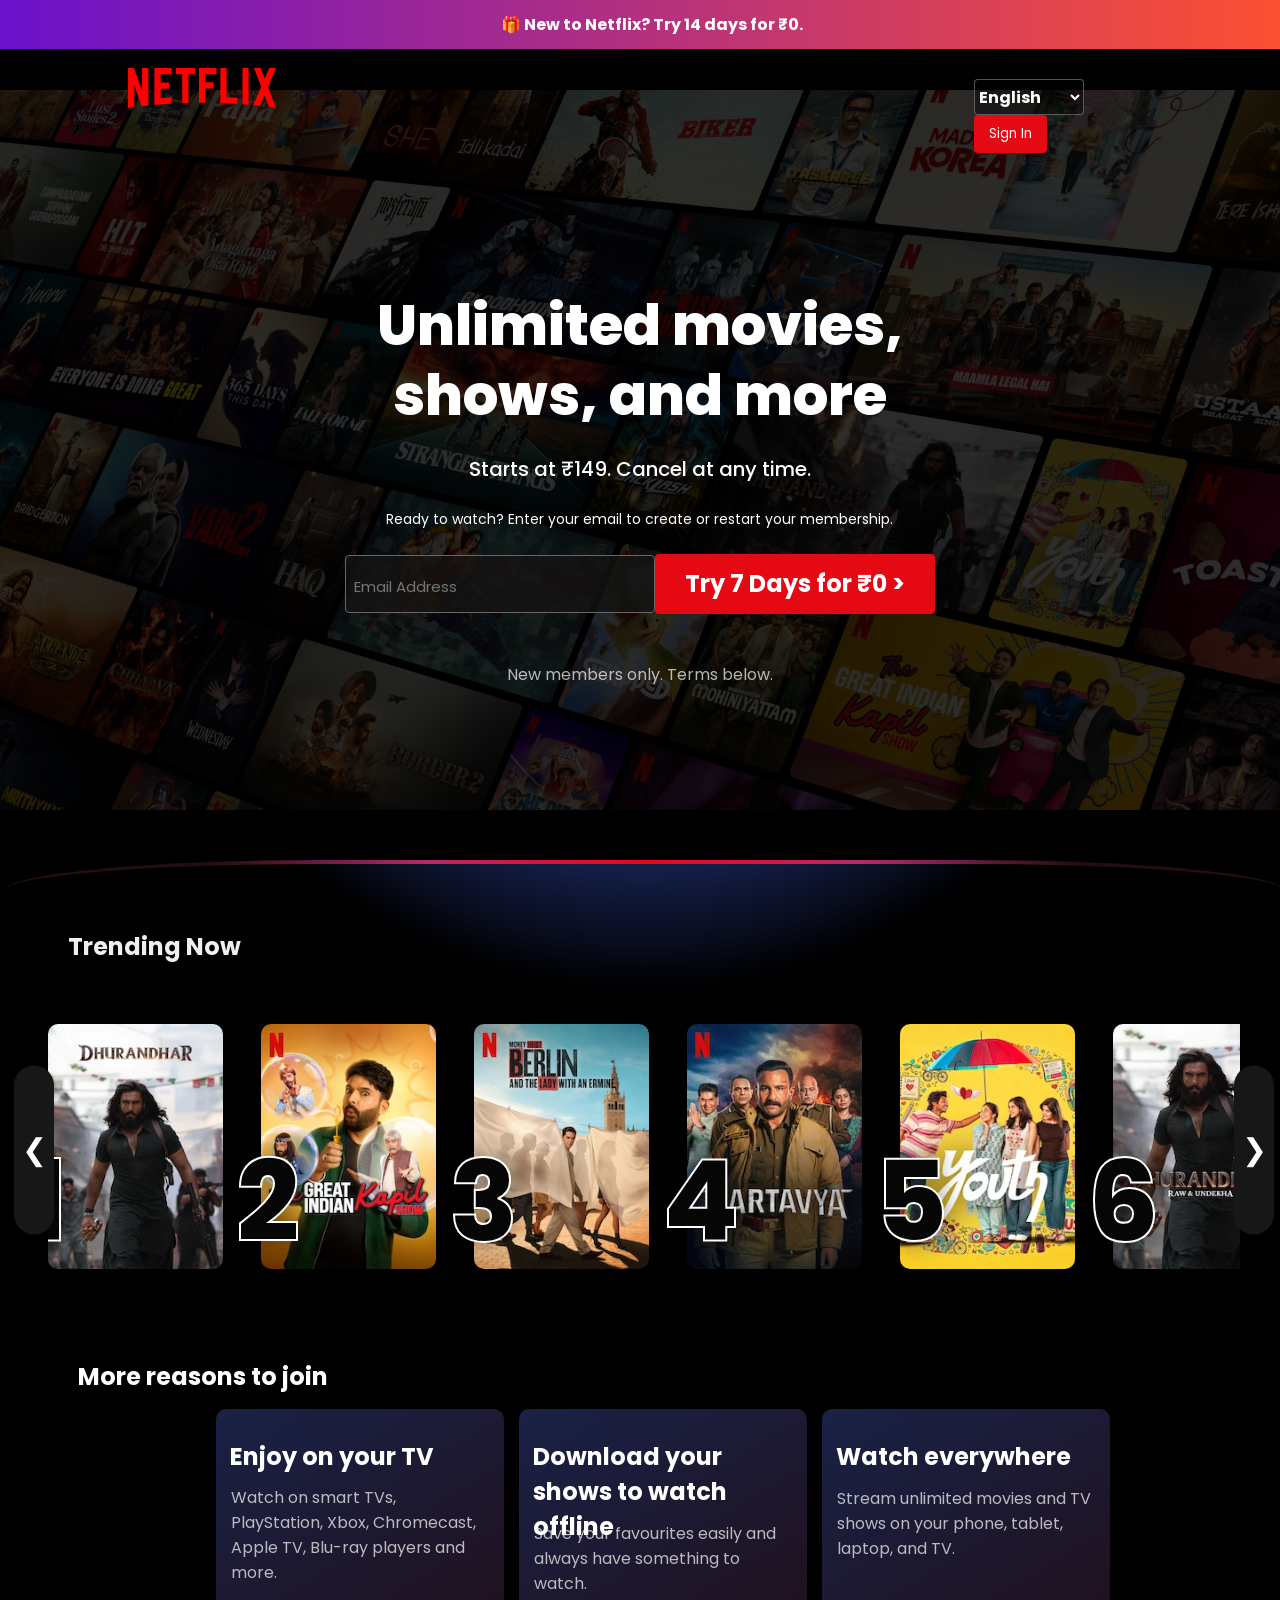
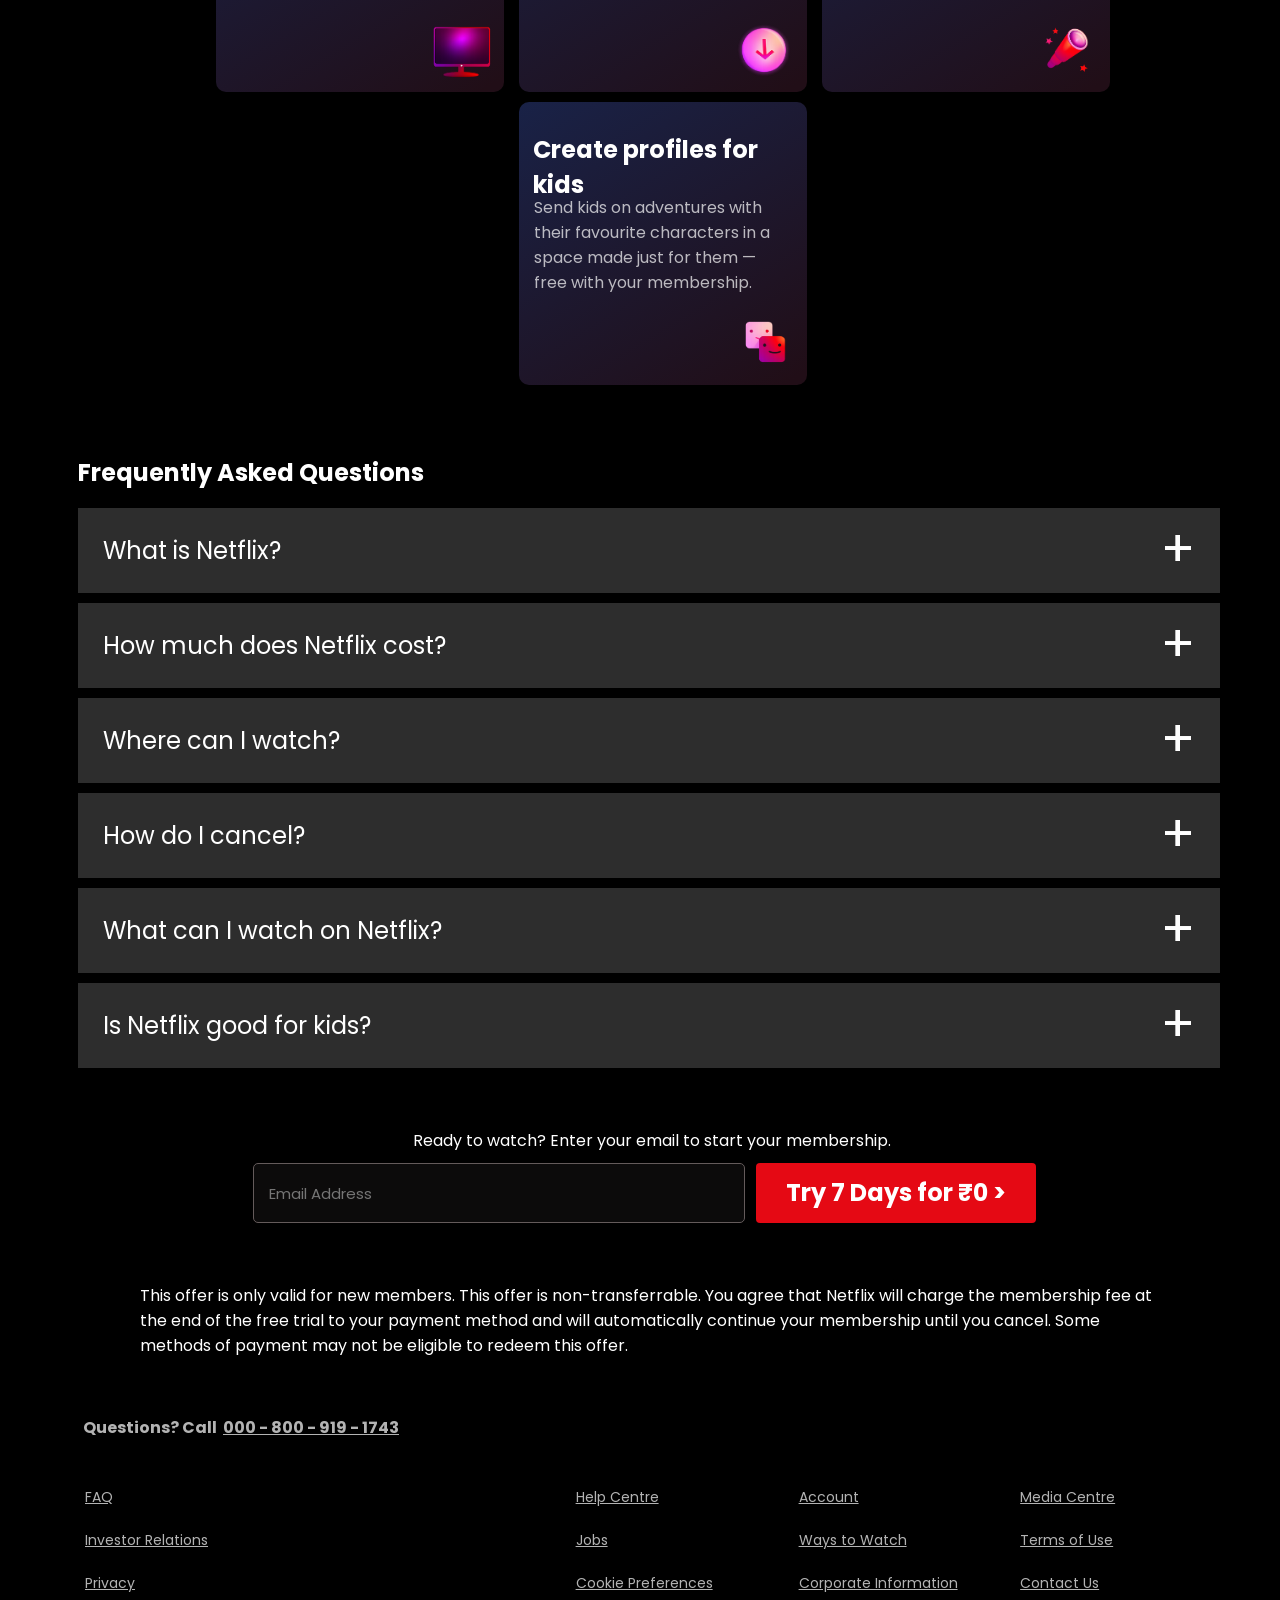
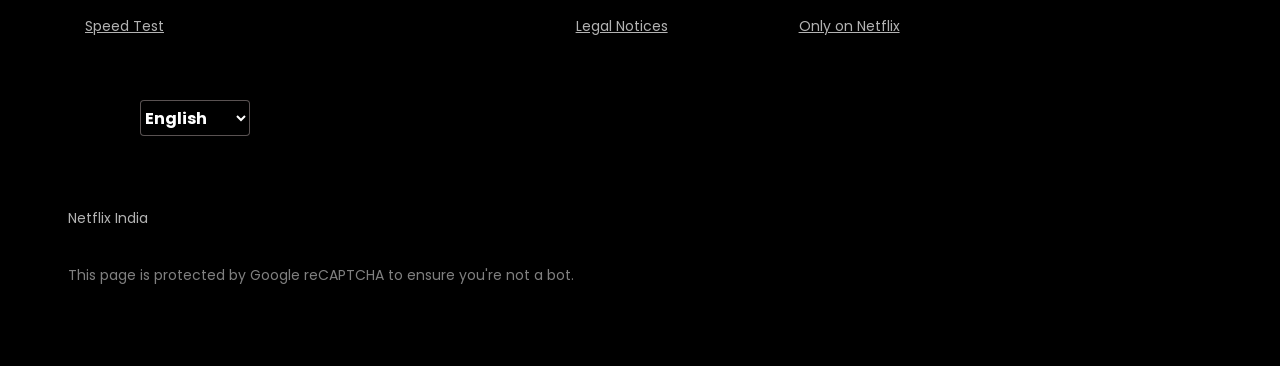
<file: index.html>
<!DOCTYPE html>
<html lang="en">

<head>
    <meta charset="UTF-8">
    <meta name="viewport" content="width=device-width, initial-scale=1.0">
    <title>Netflix India - Watch TV Shows Online, Watch Movies Online</title>
    <link rel="stylesheet" href="index.css">
</head>

<body>
    <div class="notification-bar">
        🎁 New to Netflix? Try 14 days for ₹0.
    </div>
    <div class="main">
        <nav>
            <span><img width="53" src="Assets/images/logo.svg" alt=""></span>
            <div class="nav-btns">
                <form action="" class="bottom-language" method="POST">
                    <select name="language" id="language-top" aria-label="Select language">
                        <option class="en">English</option>
                        <option class="en">Hindi</option>
                    </select>
                <button type="button" class="btn btn-red-sm">Sign In</button>
            </div>
        </nav>
        <div class="box">
        </div>
        <div class="mainbox">
            <div class="container">
                <div class="hero">
                    <span>Unlimited movies, shows, and more</span>
                    <span>Starts at ₹149. Cancel at any time.</span>
                    <span>Ready to watch? Enter your email to create or restart your membership.</span>
                    <div class="hero-btns">
                        <form action="" method="POST" class="gap-btns">
                            <input type="email" placeholder="Email Address" required>
                            <button type="submit" class="btn btn-red">Try 7 Days for ₹0 ></button><br>
                        </form>
                    </div>
                </div>
                <div class="hero-btns p">
                    <p>New members only. Terms below.</p>
                </div>
            </div>
        </div>
    </div>
    <div class="curve">
        <div class="separation"></div>

        <div class="main2">
            <div class="top10-box">
                <h2>Trending Now</h2>
            </div>
            <div class="top10-wrapper">
                <a href="#movie1" class="arrow left">&#10094;</a>

                <div class="item">
                    <div class="movie" id="movie1">
                        <span class="rank">1</span>
                        <img src="Assets/images/top1.webp" alt="">
                    </div>
                    <div class="movie" id="movie2">
                        <span class="rank">2</span>
                        <img src="Assets/images/top2.webp" alt="">
                    </div>
                    <div class="movie" id="movie3">
                        <span class="rank">3</span>
                        <img src="Assets/images/top3.webp" alt="">
                    </div>
                    <div class="movie" id="movie4">
                        <span class="rank">4</span>
                        <img src="Assets/images/top4.webp" alt="">
                    </div>
                    <div class="movie" id="movie5">
                        <span class="rank">5</span>
                        <img src="Assets/images/top5.webp" alt="">
                    </div>
                    <div class="movie" id="movie6">
                        <span class="rank">6</span>
                        <img src="Assets/images/top6.webp" alt="">
                    </div>
                    <div class="movie" id="movie7">
                        <span class="rank">7</span>
                        <img src="Assets/images/top7.webp" alt="">
                    </div>
                    <div class="movie" id="movie8">
                        <span class="rank">8</span>
                        <img src="Assets/images/top8.webp" alt="">
                    </div>
                    <div class="movie" id="movie9">
                        <span class="rank">9</span>
                        <img src="Assets/images/top9.webp" alt="">
                    </div>
                    <div class="movie" id="movie10">
                        <span class="rank">10</span>
                        <img src="Assets/images/top10.webp" alt="">
                    </div>
                </div>

                <a href="#movie10" class="arrow right">&#10095;</a>
            </div>
        </div>
        <div class="note">
            <h2>More reasons to join</h2>
            <ul class="reasons">
                <li>
                    <h2>Enjoy on your TV</h2>
                    <p>Watch on smart TVs, PlayStation, Xbox, Chromecast, Apple TV, Blu-ray players and more.</p>
                    <img src="Assets\images\pc.png" alt="">
                </li>
                <li>
                    <h2>Download your shows to watch offline</h2>
                    <p class="download-description">Save your favourites easily and always have something to watch.</p>
                    <img class="feature-icon feature-icon-arrow" src="Assets\images\arrow.png" alt="">
                </li>
                <li>
                    <h2>Watch everywhere</h2>
                    <p>Stream unlimited movies and TV shows on your phone, tablet, laptop, and TV.</p>
                    <img src="Assets\images\mic.png" alt="" width="84" height="81">
                </li>
                <li>
                    <h2>Create profiles for kids</h2>
                    <p>Send kids on adventures with their favourite characters in a space made just for them — free with
                        your membership.</p>
                    <img src="Assets\images\kid.png" alt="" width="88" height="93">
                </li>
            </ul>
        </div>
        <div class="faq">
            <h2>Frequently Asked Questions</h2>
            <div class="questions">
                <details>
                    <summary>What is Netflix?</summary>
                    <div class="answer">
                        <p>Netflix is a streaming service that offers a wide variety of award-winning TV shows, movies,
                            anime, documentaries, and more on thousands of internet-connected devices.<br><br>
                        
                        You can watch as much as you want, whenever you want, without a single ad – all for one low monthly price. There's always something new to discover, and new TV shows and movies are added every week!
                        </p>
                    </div>
                </details>
                <details>
                    <summary>How much does Netflix cost?</summary>
                    <div class="answer">
                        <p>New members can try 7 days of Netflix for ₹0. After the free trial ends, your plan will
                            automatically renew at the regular price depending on the plan you select. Plans range from
                            ₹149 to ₹649.

                            Watch Netflix on your smartphone, tablet, Smart TV, laptop or streaming device. No extra
                            costs, cancel at anytime.</p>
                    </div>
                </details>
                <details>
                    <summary>Where can I watch?</summary>
                    <div class="answer">
                        <p>Watch anywhere, anytime. Sign in with your Netflix account to watch instantly on the web at
                            netflix.com from your personal computer or on any internet-connected device that offers the
                            Netflix app, including smart TVs, smartphones, tablets, streaming media players and game
                            consoles.

                            You can also download your favourite shows with the iOS or Android app. Use downloads to
                            watch while you're on the go and without an internet connection. Take Netflix with you
                            anywhere.</p>
                    </div>
                </details>
                <details>
                    <summary>How do I cancel?</summary>
                    <div class="answer">
                        <p>Netflix is flexible. You can easily cancel your account online in two clicks. There are no
                            cancellation fees – start or stop your account anytime.</p>
                    </div>
                </details>
                <details>
                    <summary>What can I watch on Netflix?</summary>
                    <div class="answer">
                        <p>Netflix has an extensive library of feature films, documentaries, TV shows, anime,
                            award-winning Netflix originals, and more. Watch as much as you want, anytime you want.</p>
                    </div>
                </details>
                <details>
                    <summary>Is Netflix good for kids?</summary>
                    <div class="answer">
                        <p>The Netflix Kids experience is included in your membership to give parents control while kids
                            enjoy family-friendly TV shows and films in their own space.

                            Kids profiles come with PIN-protected parental controls that let you restrict the maturity
                            rating of content kids can watch and block specific titles you don’t want kids to see.</p>
                    </div>
                </details>
            </div>
        </div>
        <div class="hero2">
            <p>Ready to watch? Enter your email to start your membership.</p>
            <div class="bottom-btns">
                <form action="" method="POST" class="gap-btns">
                    <input type="email" placeholder="Email Address" required>
                    <button type="submit" class="btn btn-red">Try 7 Days for ₹0 ></button>
                </form>
            </div>
            <p class="offer-disclaimer">This offer is only valid for new members. This
                offer is non-transferrable. You agree that Netflix will charge the membership fee at the end of the free
                trial to your payment method and will automatically continue your membership until you cancel. Some
                methods of payment may not be eligible to redeem this offer.</p>
        </div>
        <table>
            <th>Questions? Call &nbsp;<a href="tel:000-800-919-1743">000 - 800 - 919 - 1743</a></th>
            <tr>
                <td><a href="#">FAQ</a></td>
                <td><a href="#">Help Centre</a></td>
                <td><a href="#">Account</a></td>
                <td><a href="#">Media Centre</a></td>
            </tr>
            <tr>
                <td><a href="#">Investor Relations</a></td>
                <td><a href="#">Jobs</a></td>
                <td><a href="#">Ways to Watch</a></td>
                <td><a href="#">Terms of Use</a></td>
            </tr>
            <tr>
                <td><a href="#">Privacy</a></td>
                <td><a href="#">Cookie Preferences</a></td>
                <td><a href="#">Corporate Information</a></td>
                <td><a href="#">Contact Us</a></td>
            </tr>
            <tr>
                <td><a href="#">Speed Test</a></td>
                <td><a href="#">Legal Notices</a></td>
                <td><a href="#">Only on Netflix</a></td>
        </table>
        <form action=""  method="POST">
                <select name="language" id="language-bottom" aria-label="Select language">
                <option class="en">English</option>
                <option class="en">Hindi</option>
            </select>
        </form>
        <p class="last-line1">
            Netflix India
        </p>
        <p class="last-line2">
            This page is protected by Google reCAPTCHA to ensure you're not a bot.
        </p>
        <p class="footer">

        </p>
    </div>
</body>
</html>
</file>
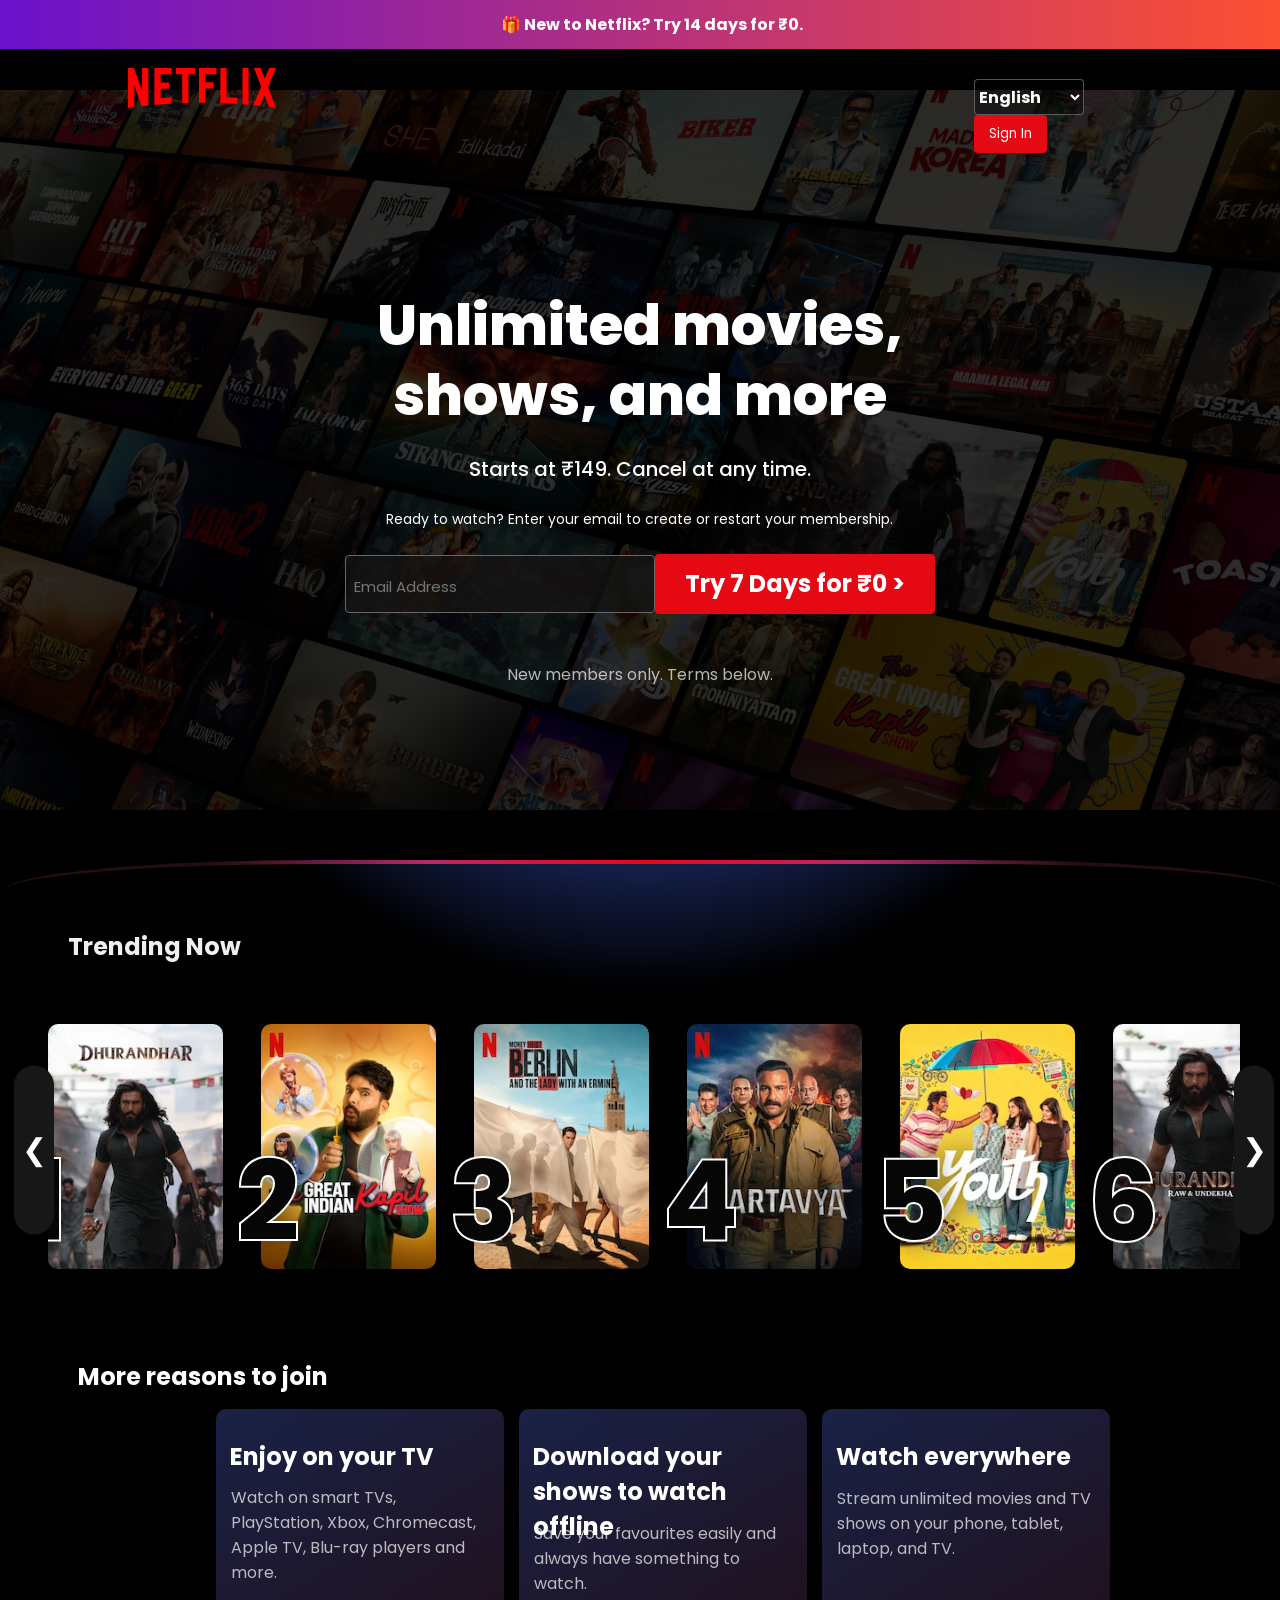
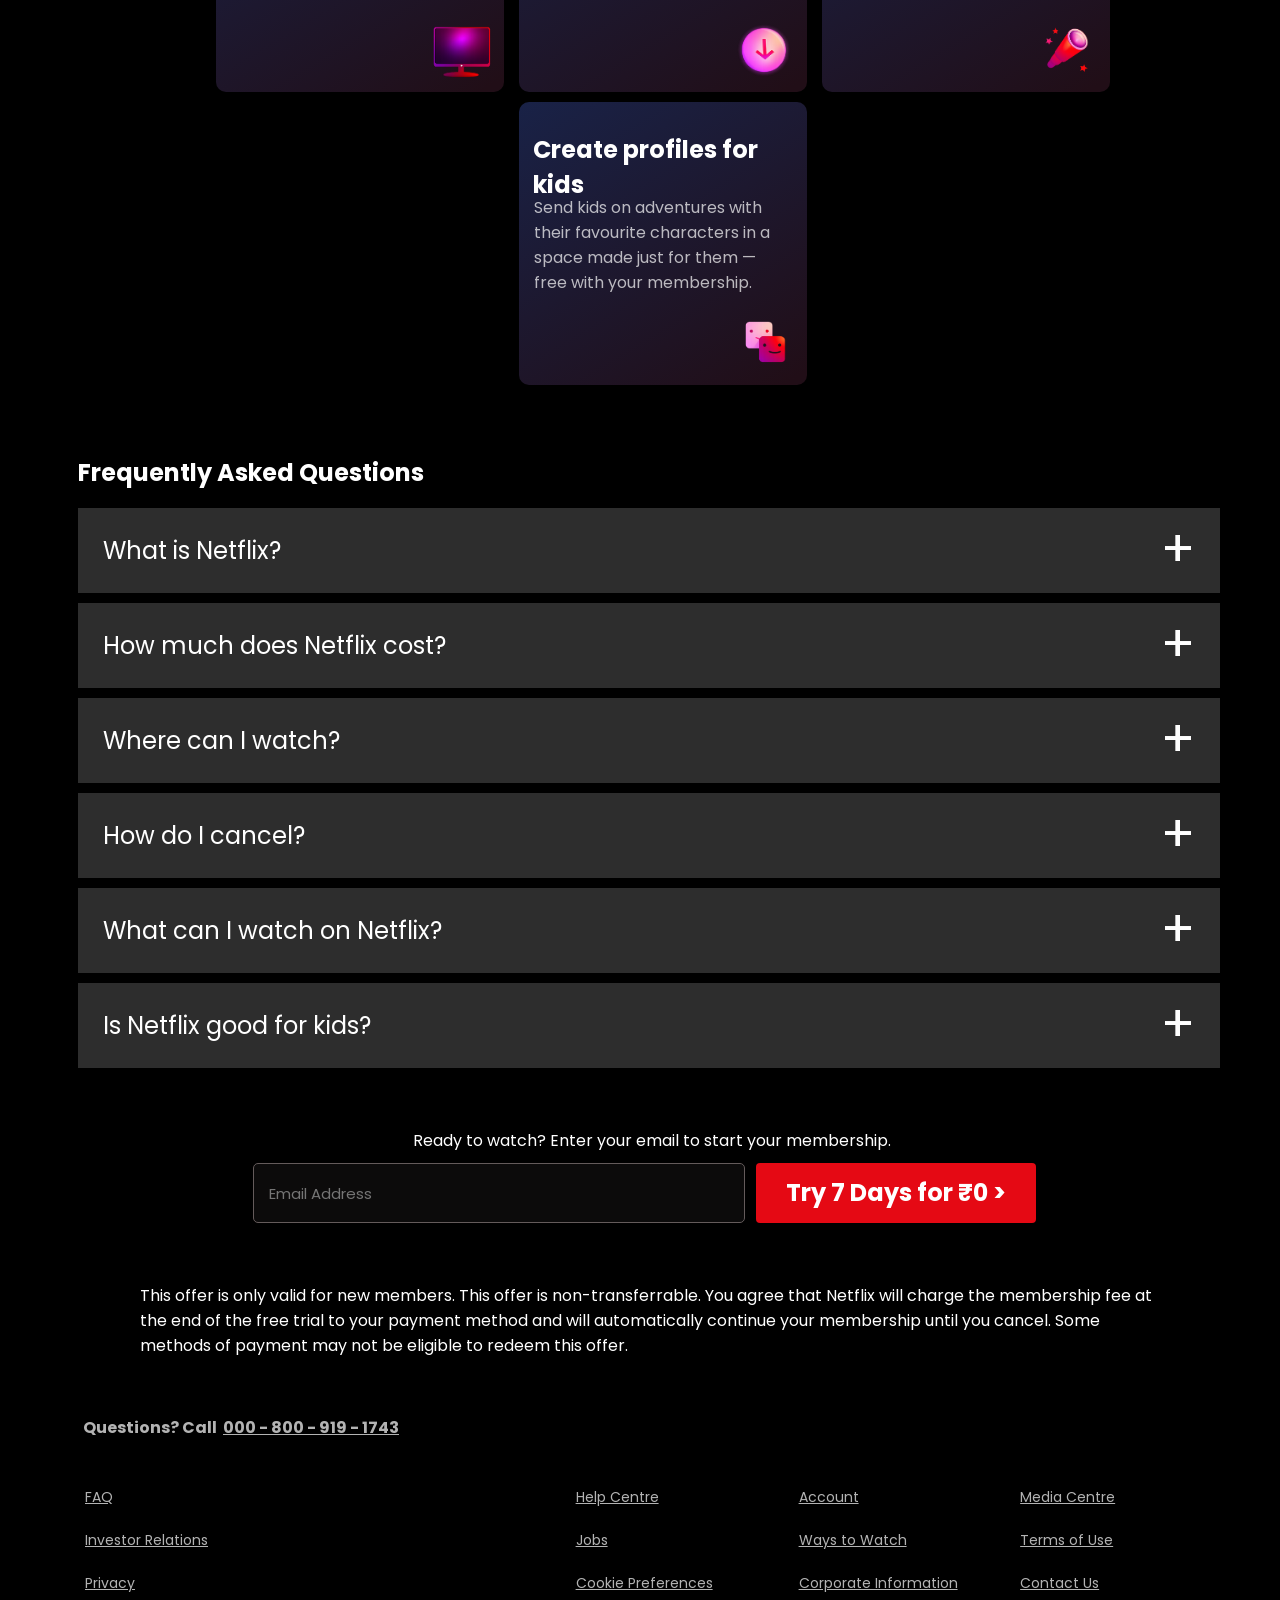
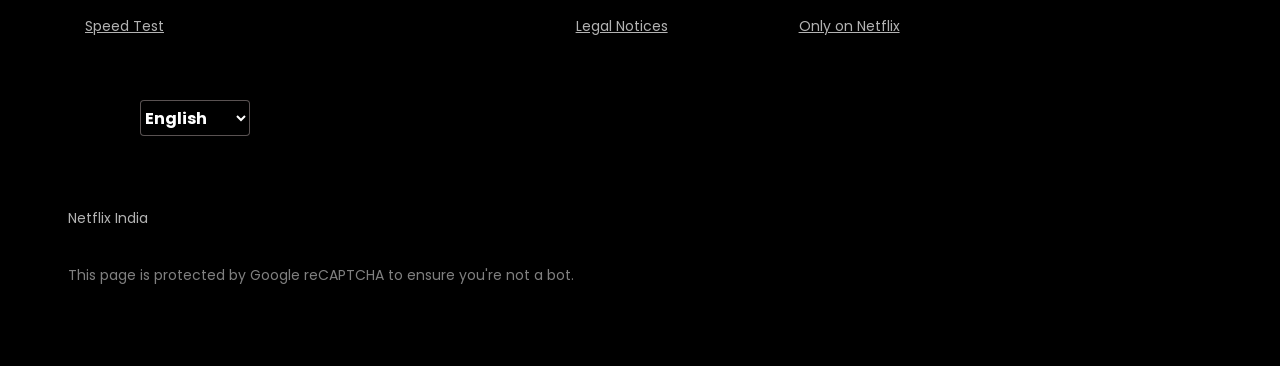
<file: Netflix.html>
<!DOCTYPE html>
<html lang="en">

<head>
    <meta charset="UTF-8">
    <meta name="viewport" content="width=device-width, initial-scale=1.0">
    <title>Netflix India - Watch TV Shows Online, Watch Movies Online</title>
    <link rel="stylesheet" href="Netflix.css">
</head>

<body>
    <div class="notification-bar">
        🎁 New to Netflix? Try 14 days for ₹0.
    </div>
    <div class="main">
        <nav>
            <span><img width="53" src="Assets/images/logo.svg" alt=""></span>
            <div class="nav-btns">
                <form action="" class="bottom-language" method="POST">
                    <select name="language" id="language-top" aria-label="Select language">
                        <option class="en">English</option>
                        <option class="en">Hindi</option>
                    </select>
                <button type="button" class="btn btn-red-sm">Sign In</button>
            </div>
        </nav>
        <div class="box">
        </div>
        <div class="mainbox">
            <div class="container">
                <div class="hero">
                    <span>Unlimited movies, shows, and more</span>
                    <span>Starts at ₹149. Cancel at any time.</span>
                    <span>Ready to watch? Enter your email to create or restart your membership.</span>
                    <div class="hero-btns">
                        <form action="" method="POST" class="gap-btns">
                            <input type="email" placeholder="Email Address" required>
                            <button type="submit" class="btn btn-red">Try 7 Days for ₹0 ></button><br>
                        </form>
                    </div>
                </div>
                <div class="hero-btns p">
                    <p>New members only. Terms below.</p>
                </div>
            </div>
        </div>
    </div>
    <div class="curve">
        <div class="separation"></div>

        <div class="main2">
            <div class="top10-box">
                <h2>Trending Now</h2>
            </div>
            <div class="top10-wrapper">
                <a href="#movie1" class="arrow left">&#10094;</a>

                <div class="item">
                    <div class="movie" id="movie1">
                        <span class="rank">1</span>
                        <img src="Assets/images/top1.webp" alt="">
                    </div>
                    <div class="movie" id="movie2">
                        <span class="rank">2</span>
                        <img src="Assets/images/top2.webp" alt="">
                    </div>
                    <div class="movie" id="movie3">
                        <span class="rank">3</span>
                        <img src="Assets/images/top3.webp" alt="">
                    </div>
                    <div class="movie" id="movie4">
                        <span class="rank">4</span>
                        <img src="Assets/images/top4.webp" alt="">
                    </div>
                    <div class="movie" id="movie5">
                        <span class="rank">5</span>
                        <img src="Assets/images/top5.webp" alt="">
                    </div>
                    <div class="movie" id="movie6">
                        <span class="rank">6</span>
                        <img src="Assets/images/top6.webp" alt="">
                    </div>
                    <div class="movie" id="movie7">
                        <span class="rank">7</span>
                        <img src="Assets/images/top7.webp" alt="">
                    </div>
                    <div class="movie" id="movie8">
                        <span class="rank">8</span>
                        <img src="Assets/images/top8.webp" alt="">
                    </div>
                    <div class="movie" id="movie9">
                        <span class="rank">9</span>
                        <img src="Assets/images/top9.webp" alt="">
                    </div>
                    <div class="movie" id="movie10">
                        <span class="rank">10</span>
                        <img src="Assets/images/top10.webp" alt="">
                    </div>
                </div>

                <a href="#movie10" class="arrow right">&#10095;</a>
            </div>
        </div>
        <div class="note">
            <h2>More reasons to join</h2>
            <ul class="reasons">
                <li>
                    <h2>Enjoy on your TV</h2>
                    <p>Watch on smart TVs, PlayStation, Xbox, Chromecast, Apple TV, Blu-ray players and more.</p>
                    <img src="Assets\images\pc.png" alt="">
                </li>
                <li>
                    <h2>Download your shows to watch offline</h2>
                    <p class="download-description">Save your favourites easily and always have something to watch.</p>
                    <img class="feature-icon feature-icon-arrow" src="Assets\images\arrow.png" alt="">
                </li>
                <li>
                    <h2>Watch everywhere</h2>
                    <p>Stream unlimited movies and TV shows on your phone, tablet, laptop, and TV.</p>
                    <img src="Assets\images\mic.png" alt="" width="84" height="81">
                </li>
                <li>
                    <h2>Create profiles for kids</h2>
                    <p>Send kids on adventures with their favourite characters in a space made just for them — free with
                        your membership.</p>
                    <img src="Assets\images\kid.png" alt="" width="88" height="93">
                </li>
            </ul>
        </div>
        <div class="faq">
            <h2>Frequently Asked Questions</h2>
            <div class="questions">
                <details>
                    <summary>What is Netflix?</summary>
                    <div class="answer">
                        <p>Netflix is a streaming service that offers a wide variety of award-winning TV shows, movies,
                            anime, documentaries, and more on thousands of internet-connected devices.<br><br>
                        
                        You can watch as much as you want, whenever you want, without a single ad – all for one low monthly price. There's always something new to discover, and new TV shows and movies are added every week!
                        </p>
                    </div>
                </details>
                <details>
                    <summary>How much does Netflix cost?</summary>
                    <div class="answer">
                        <p>New members can try 7 days of Netflix for ₹0. After the free trial ends, your plan will
                            automatically renew at the regular price depending on the plan you select. Plans range from
                            ₹149 to ₹649.

                            Watch Netflix on your smartphone, tablet, Smart TV, laptop or streaming device. No extra
                            costs, cancel at anytime.</p>
                    </div>
                </details>
                <details>
                    <summary>Where can I watch?</summary>
                    <div class="answer">
                        <p>Watch anywhere, anytime. Sign in with your Netflix account to watch instantly on the web at
                            netflix.com from your personal computer or on any internet-connected device that offers the
                            Netflix app, including smart TVs, smartphones, tablets, streaming media players and game
                            consoles.

                            You can also download your favourite shows with the iOS or Android app. Use downloads to
                            watch while you're on the go and without an internet connection. Take Netflix with you
                            anywhere.</p>
                    </div>
                </details>
                <details>
                    <summary>How do I cancel?</summary>
                    <div class="answer">
                        <p>Netflix is flexible. You can easily cancel your account online in two clicks. There are no
                            cancellation fees – start or stop your account anytime.</p>
                    </div>
                </details>
                <details>
                    <summary>What can I watch on Netflix?</summary>
                    <div class="answer">
                        <p>Netflix has an extensive library of feature films, documentaries, TV shows, anime,
                            award-winning Netflix originals, and more. Watch as much as you want, anytime you want.</p>
                    </div>
                </details>
                <details>
                    <summary>Is Netflix good for kids?</summary>
                    <div class="answer">
                        <p>The Netflix Kids experience is included in your membership to give parents control while kids
                            enjoy family-friendly TV shows and films in their own space.

                            Kids profiles come with PIN-protected parental controls that let you restrict the maturity
                            rating of content kids can watch and block specific titles you don’t want kids to see.</p>
                    </div>
                </details>
            </div>
        </div>
        <div class="hero2">
            <p>Ready to watch? Enter your email to start your membership.</p>
            <div class="bottom-btns">
                <form action="" method="POST" class="gap-btns">
                    <input type="email" placeholder="Email Address" required>
                    <button type="submit" class="btn btn-red">Try 7 Days for ₹0 ></button>
                </form>
            </div>
            <p class="offer-disclaimer">This offer is only valid for new members. This
                offer is non-transferrable. You agree that Netflix will charge the membership fee at the end of the free
                trial to your payment method and will automatically continue your membership until you cancel. Some
                methods of payment may not be eligible to redeem this offer.</p>
        </div>
        <table>
            <th>Questions? Call &nbsp;<a href="tel:000-800-919-1743">000 - 800 - 919 - 1743</a></th>
            <tr>
                <td><a href="#">FAQ</a></td>
                <td><a href="#">Help Centre</a></td>
                <td><a href="#">Account</a></td>
                <td><a href="#">Media Centre</a></td>
            </tr>
            <tr>
                <td><a href="#">Investor Relations</a></td>
                <td><a href="#">Jobs</a></td>
                <td><a href="#">Ways to Watch</a></td>
                <td><a href="#">Terms of Use</a></td>
            </tr>
            <tr>
                <td><a href="#">Privacy</a></td>
                <td><a href="#">Cookie Preferences</a></td>
                <td><a href="#">Corporate Information</a></td>
                <td><a href="#">Contact Us</a></td>
            </tr>
            <tr>
                <td><a href="#">Speed Test</a></td>
                <td><a href="#">Legal Notices</a></td>
                <td><a href="#">Only on Netflix</a></td>
        </table>
        <form action=""  method="POST">
                <select name="language" id="language-bottom" aria-label="Select language">
                <option class="en">English</option>
                <option class="en">Hindi</option>
            </select>
        </form>
        <p class="last-line1">
            Netflix India
        </p>
        <p class="last-line2">
            This page is protected by Google reCAPTCHA to ensure you're not a bot.
        </p>
        <p class="footer">

        </p>
    </div>
</body>
</html>
</file>
<file: index.css>
@import url("https://fonts.googleapis.com/css2?family=Martel+Sans:wght@600&family=Poppins:wght&display=swap");
* {
  padding: 0;
  margin: 0;
  font-family: "Poppins", sans-serif;
}
html {
  scroll-behavior: auto;
}
body {
  background-color: black;
}
.main {
  margin-top: 45px;
  background-image: url(Assets/images/bg.jpg);
  background-position: center center;
  background-repeat: no-repeat;
  background-size: max(1200px, 100vw);
  height: 90vh;
  position: relative;
  justify-content: center;
  align-items: center;
}
.main .box {
  height: 90vh;
  width: 100%;
  opacity: 0.77;
  position: absolute;
  top: 0;
  background-color: black;
}
.mainbox {
  height: 77vh;
  width: 70%;
  display: flex;
  justify-content: center;
  align-items: center;
  margin-left: auto;
  margin-right: auto;
}
/* main paragraph container */
.container {
  display: flex;
  position: relative;
  top: 30px;
  padding: 88px;
  height: 30vh;
  width: 48vw;
  flex-direction: column;
}
/* Notification Bar */
.notification-bar {
  position: fixed;
  top: 0;
  left: 0;
  width: 100%;
  z-index: 9999;
  background: linear-gradient(90deg, #6a11cb, #ff512f);
  color: white;
  text-align: center;
  padding: 12px;
  font-weight: bold;
}
/* Navigation bar */
nav {
  margin: auto;
  padding-top: 30px;
  max-width: 80vw;
  display: flex;
  flex-direction: row;
  gap: 16px;
  justify-content: space-between;
  align-items: center;
  height: 62px;
  box-sizing: border-box;
}
nav img {
  color: rgb(229, 9, 20);
  fill: currentColor;
  width: 9.25rem;
  height: 2.5rem;
  position: relative;
  z-index: 10;
}


nav button {
  position: relative;
  z-index: 10;
}
/* Main paragraph */
.hero {
  font-family: "Martel Sans", sans-serif;
  height: calc(100% - 62px);
  display: flex;
  align-items: center;
  justify-content: center;
  flex-direction: column;
  color: white;
  position: relative;
  gap: 23px;
  padding: 0 30px;
}
.hero > :nth-child(1) {
  font-weight: 800;
  font-size: 56px;
  line-height: 70px;
  text-align: center;
}
.hero > :nth-child(2) {
  font-weight: 500;
  font-size: 20px;
  text-align: center;
}
.hero > :nth-child(3) {
  font-weight: 400;
  font-size: 14px;
  line-height: 24px;
  text-align: center;
}
/* Curve */
.curve {
  position: relative;
  margin-top: 5px;
  width: 100%;
  height: 160px;
  align-items: center;
  border: solid 0.25rem transparent;
  border-top-left-radius: 25% 19%;
  border-top-right-radius: 25% 19%;
  border-bottom: none;
  background:
    radial-gradient(
      50% 500% at 50% -420%,
      rgba(64, 97, 231, 0.4) 80%,
      rgba(0, 0, 0, 0.1) 100%
    ),
    black;
  background-clip: padding-box;
}
/* Main Red Curve */
.separation {
  position: absolute;
  top: 0;
  right: 0;
  bottom: 0;
  left: 0;
  z-index: -1;
  margin-top: -0.25rem;
  border-radius: inherit;
  background: linear-gradient(
    to right,
    rgba(33, 13, 22, 1) 16%,
    rgba(184, 40, 105, 1),
    rgba(229, 9, 20, 1),
    rgba(184, 40, 105, 1),
    rgba(33, 13, 22, 1) 84%
  );
}
.separation::before {
  width: 100%;
  padding-top: 0;
  background: transparent;
  position: static;
  color: white;
}
/* Buttons */
.btn {
  padding: 9px 15px;
  background-color: rgb(20, 19, 19, 0.6);
  border: none;
  border-radius: 4px;
  color: white;
  cursor: pointer;
}
.en {
  padding: 7.5px 35px;
  border: white solid 1px;
  font-weight: bold;
  font-size: 1rem;
}
.btn-red {
  background-color: rgb(229, 9, 20);
  color: white;
  line-height: 24px;
  font-weight: bold;
  padding: 15px 15px;
  font-size: 24px;
  border-radius: 4px;
  border: none;
  width: 280px;
  height: 60px;
}
/* Main Input */
.main input {
  background-color: rgba(20, 19, 19, 0.8);
  color: white;
  padding: 19px 160px 14px 8px;
  font-size: 15px;
  border-radius: 4px;
  border: rgb(107, 101, 101) solid 1px;
  width: 140px;
}
/* Gap Buttons */
.gap-btns {
  display: flex;
  gap: 11px;
}
/* Hero Buttons */
.hero-btns {
  display: flex;
  align-items: center;
  justify-content: center;
}
.hero-btns p {
  font-size: 16px;
  color: white;
  margin-top: 105px;
  color: rgba(255, 255, 255, 0.7);
}
/* Navigation Buttons */
.nav-btns {
  display: flex;
  align-items: center;
  justify-content: center;
  gap: 10px;
}
.btn-red-sm {
  background-color: rgb(229, 9, 20);
  color: white;
}
/* language dropdown */
option {
  background-color: white;
  color: black;
  padding: 8px 10px;
}
#language-top{
  width: 110px;
  height: 36px;
  position: relative;
  z-index: 100;
  background-color: rgba(0, 0, 0, 0.4);
  color: white;
  border: #847a7aad solid 1px;
  font-weight: bold;
  font-size: 16px;
  border-radius: 4px;
}
#language-bottom{
  margin: 46px 0px 46px 136px;
  width: 110px;
  height: 36px;
  position: relative;
  z-index: 100;
  background-color: rgba(0, 0, 0, 0.4);
  color: white;
  border: #847a7aad solid 1px;
  font-weight: bold;
  font-size: 16px;
  border-radius: 4px;
}

/* Top 10 contents */
.top10-box {
  margin-left: 111px;
  position: relative;
  justify-content: center;
  align-items: center;
  gap: 20px;
  margin-top: 40px;
  padding: 25px;
}
.top10-box h2 {
  font-size: 24px;
  color: rgb(242, 238, 238);
  font-weight: 700;
  padding-bottom: 15px;
}
.top10-wrapper {
  position: relative;
  width: 100%;
}
.item {
  width: 70%;
  margin-left: 170px;
  display: flex;
  gap: 38px;
  overflow-x: auto;
  scroll-snap-type: x mandatory;
  scroll-behavior: smooth;
  padding: 20px;
}
.item::-webkit-scrollbar {
  display: none;
}
.movie {
  scroll-margin-top: 0;
  flex: 0 0 auto;
  position: relative;
  scroll-snap-align: start;
}
.rank {
  position: absolute;
  left: -20px;
  bottom: 10px;
  font-size: 6rem;
  font-weight: 800;
  color: rgb(6, 6, 6);
  -webkit-text-stroke: 2px white;
  text-shadow: 0 0 1.5rem rgba(0, 0, 0, 0.5);
  z-index: 2;
  left: -25px;
  bottom: -10px;
  font-size: 7rem;
}
.movie img {
  width: 175px;
  height: 245px;
  border-radius: 10px;
}
.arrow {
  position: absolute;
  top: 50%;
  transform: translateY(-50%);
  width: 40px;
  height: 80px;
  background: rgba(0, 0, 0, 0.6);
  color: white;
  text-decoration: none;
  font-size: 30px;
  display: flex;
  justify-content: center;
  align-items: center;
  border-radius: 8px;
  z-index: 10;
}
.left {
  height: 169px;
  background: rgb(23, 23, 23);
  left: 120px;
  border-radius: 24px;
}
.right {
  height: 169px;
  right: 196px;
  background: rgb(23 23 23);
  border-radius: 24px;
}
.arrow:hover {
  background: rgba(255, 255, 255, 0.2);
}
/* Reasons */
.reasons li img {
  position: absolute;
  display: flex;
  width: 64px;
  height: 64px;
  object-fit: cover;
  bottom: 0;
  right: 0;
  padding: 10px;
}
.note {
  margin-top: 53px;
  position: relative;
  width: 80%;
  margin-left: 125px;
}
.note h2 {
  font-size: 24px;
  color: white;
  font-weight: 700;
  padding: 10px;
}
.reasons {
    display: flex;
    justify-content: center;
    align-items: center;
    position: relative;
    width: 102%;
    margin-top: 5px;
    flex-wrap: wrap;
}
.reasons li {
  position: relative;
  display: flex;
  justify-content: start;
  align-items: start;
  gap: 10px;
  background: linear-gradient(149deg, #192247 0%, #210e17 96.86%);
  background-image: linear-gradient(
    149deg,
    rgb(25, 34, 71) 0%,
    rgb(33, 14, 23) 96.86%
  );
  flex-wrap: wrap;
  height: 283px;
  width: 288px;
  margin-left: 15px;
  border-radius: 10px;
  margin-bottom: 10px;
}
.reasons li h2 {
  margin-top: 20px;
  font-size: 24px;
  color: white;
  font-weight: 700;
  padding: 10px;
  margin-left: 4px;
}
.reasons li p {
  margin-top: -117px;
  margin-right: 15px;
  font-size: 16px;
  color: rgba(255, 255, 255, 0.7);
  padding: 10px 0 10px 15px;
}
/* FAQ */
.faq h2 {
  margin-top: 50px;
  margin-bottom: 8px;
  font-size: 24px;
  color: white;
  font-weight: 700;
  padding: 10px;
}
.faq {
  width: 80%;
  margin-left: 126px;
}
details {
  margin-left: 10px;
  background-color: #2d2d2d;
  color: white;
  margin-bottom: 10px;
  padding: 25px;
}
summary {
  cursor: pointer;
  font-size: 24px;
  font-weight: 400px;
  list-style: none;
}
summary::-webkit-details-marker {
  display: none;
}
summary::after {
  content: "+";
  float: right;
  font-size: 50px;
  margin-top: -20px;
  transform: 0.3s cubic-bezier(0, 0, 0.34, 0.73);
}
details[open] summary::after {
  content: "x";
}
.answer {
  margin-top: 10px;
  font-size: 24px;
  color: rgba(255, 255, 255, 0.7);
  line-height: 1.6;
}
/* Bottom Buttons */
.bottom-btns {
  width: 80%;
  margin: auto;
  justify-content: center;
  display: flex;
}
.gap-btn {
  display: flex;
  gap: 11px;
}
.hero2 p {
  width: 80%;
  margin-left: 126px;
  display: flex;
  margin-top: 50px;
  font-size: 16px;
  color: white;
  padding: 10px;
  justify-content: center;
}
.bottom-btns form input {
  width: 460px;
  padding: 9px 15px;
  background-color: rgb(20, 19, 19, 0.6);
  border: 1px solid rgb(100, 91, 91);
  border-radius: 5px;
  color: white;
  font-size: 15px;
  cursor: pointer;
}
/* bottom content */
table {
  display: flex;
  padding: 5px;
  width: 80%;
  margin-left: 126px;
  margin-top: 20px;
  color: rgba(255, 255, 255, 0.7);
}
table th {
  display: flex;
  width: 470px;
  padding: 20px 10px 30px 8px;
  height: 30px;
}
table a {
  color: rgba(255, 255, 255, 0.7);
}
table td {
  width: 470px;
  padding: 10px;
  font-size: 14px;
}
.bottom-language {
  width: 80%;
  margin-left: 140px;
  margin-top: 50px;
}
/* last 2 lines */
.last-line1 {
  width: 80%;
  margin-left: 126px;
  display: flex;
  margin-top: 16px;
  color: rgba(255, 255, 255, 0.7);
  font-size: 14px;
  padding: 10px;
}
.last-line2 {
  width: 80%;
  margin-left: 126px;
  display: flex;
  margin-top: 16px;
  font-size: 14px;
  color: rgba(255, 255, 255, 0.5);
  padding: 10px;
}
/* Footer blank */
.footer {
  height: 70px;
  background-color: black;
  display: flex;
  align-items: center;
}

/* ===== NETFLIX STYLE RESPONSIVE ===== */

@media (max-width: 1280px) {

  .top10-box,
  .note,
  .faq,
  table,
  .bottom-language,
  .last-line1,
  .last-line2 {
    width: 90%;
    margin-left: auto;
    margin-right: auto;
  }

  .item {
    width: 90%;
    margin-left: auto;
    margin-right: auto;
  }

  .left {
    left: 10px;
  }

  .right {
    right: 10px;
  }
}

@media (max-width: 960px) {

  .main {
    height: auto;
    min-height: 700px;
  }

  .mainbox {
    width: 100%;
    height: auto;
  }

  .container {
    width: 100%;
    padding: 20px;
    height: auto;
  }

  .hero > :nth-child(1) {
    font-size: 40px;
    line-height: 50px;
  }

  .hero > :nth-child(2) {
    font-size: 18px;
  }

  .hero > :nth-child(3) {
    font-size: 16px;
  }

  .item {
    width: 95%;
    margin-left: auto;
    margin-right: auto;
    gap: 20px;
  }

  .movie img {
    width: 140px;
    height: 200px;
  }

  .rank {
    font-size: 5rem;
  }

  .reasons {
    flex-wrap: wrap;
    gap: 15px;
  }

  .reasons li {
    width: calc(50% - 15px);
    margin: 0;
  }

  .bottom-btns form input {
    width: 100%;
  }

  .hero2 p {
    width: 90%;
    margin-left: auto;
    margin-right: auto;
  }

  .left,
  .right {
    display: none;
  }
}

@media (max-width: 600px) {

  nav {
    max-width: 95vw;
    padding-top: 20px;
  }

  .hero {
    gap: 16px;
  }

  .hero > :nth-child(1) {
    font-size: 32px;
    line-height: 38px;
    max-width: 500px;
  }

  .hero > :nth-child(2) {
    font-size: 16px;
  }

  .hero > :nth-child(3) {
    font-size: 15px;
  }

  .gap-btns {
    width: 100%;
    flex-direction: column;
  }

  .main input,
  .bottom-btns form input {
    width: 100%;
    max-width: 100%;
    padding: 16px;
  }

  .btn-red {
    width: 100%;
    height: auto;
    font-size: 18px;
    padding: 14px;
  }

  .reasons {
    flex-direction: column;
  }

  .reasons li {
    width: 100%;
    height: auto;
    min-height: 220px;
  }

  .movie img {
    width: 110px;
    height: 155px;
  }

  .rank {
    font-size: 4rem;
    left: -15px;
  }

  .faq {
    width: 95%;
  }

  summary {
    font-size: 18px;
  }

  .answer {
    font-size: 16px;
  }

  table {
    display: block;
    overflow-x: auto;
    width: 95%;
  }

  table th,
  table td {
    width: auto;
    min-width: 180px;
  }
}

@media (max-width: 400px) {

  .hero > :nth-child(1) {
    font-size: 28px;
    line-height: 34px;
  }

  nav img {
    width: 90px;
  }

  #language {
    width: 80px;
    font-size: 13px;
  }

  .btn-red-sm {
    padding: 8px 12px;
  }

  .movie img {
    width: 95px;
    height: 140px;
  }
}
</file>
<file: Netflix.css>
@import url("https://fonts.googleapis.com/css2?family=Martel+Sans:wght@600&family=Poppins:wght&display=swap");
* {
  padding: 0;
  margin: 0;
  font-family: "Poppins", sans-serif;
}
html {
  scroll-behavior: auto;
}
body {
  background-color: black;
}
.main {
  margin-top: 45px;
  background-image: url(Assets/images/bg.jpg);
  background-position: center center;
  background-repeat: no-repeat;
  background-size: max(1200px, 100vw);
  height: 90vh;
  position: relative;
  justify-content: center;
  align-items: center;
}
.main .box {
  height: 90vh;
  width: 100%;
  opacity: 0.77;
  position: absolute;
  top: 0;
  background-color: black;
}
.mainbox {
  height: 77vh;
  width: 70%;
  display: flex;
  justify-content: center;
  align-items: center;
  margin-left: auto;
  margin-right: auto;
}
/* main paragraph container */
.container {
  display: flex;
  position: relative;
  top: 30px;
  padding: 88px;
  height: 30vh;
  width: 48vw;
  flex-direction: column;
}
/* Notification Bar */
.notification-bar {
  position: fixed;
  top: 0;
  left: 0;
  width: 100%;
  z-index: 9999;
  background: linear-gradient(90deg, #6a11cb, #ff512f);
  color: white;
  text-align: center;
  padding: 12px;
  font-weight: bold;
}
/* Navigation bar */
nav {
  margin: auto;
  padding-top: 30px;
  max-width: 80vw;
  display: flex;
  flex-direction: row;
  gap: 16px;
  justify-content: space-between;
  align-items: center;
  height: 62px;
  box-sizing: border-box;
}
nav img {
  color: rgb(229, 9, 20);
  fill: currentColor;
  width: 9.25rem;
  height: 2.5rem;
  position: relative;
  z-index: 10;
}


nav button {
  position: relative;
  z-index: 10;
}
/* Main paragraph */
.hero {
  font-family: "Martel Sans", sans-serif;
  height: calc(100% - 62px);
  display: flex;
  align-items: center;
  justify-content: center;
  flex-direction: column;
  color: white;
  position: relative;
  gap: 23px;
  padding: 0 30px;
}
.hero > :nth-child(1) {
  font-weight: 800;
  font-size: 56px;
  line-height: 70px;
  text-align: center;
}
.hero > :nth-child(2) {
  font-weight: 500;
  font-size: 20px;
  text-align: center;
}
.hero > :nth-child(3) {
  font-weight: 400;
  font-size: 14px;
  line-height: 24px;
  text-align: center;
}
/* Curve */
.curve {
  position: relative;
  margin-top: 5px;
  width: 100%;
  height: 160px;
  align-items: center;
  border: solid 0.25rem transparent;
  border-top-left-radius: 25% 19%;
  border-top-right-radius: 25% 19%;
  border-bottom: none;
  background:
    radial-gradient(
      50% 500% at 50% -420%,
      rgba(64, 97, 231, 0.4) 80%,
      rgba(0, 0, 0, 0.1) 100%
    ),
    black;
  background-clip: padding-box;
}
/* Main Red Curve */
.separation {
  position: absolute;
  top: 0;
  right: 0;
  bottom: 0;
  left: 0;
  z-index: -1;
  margin-top: -0.25rem;
  border-radius: inherit;
  background: linear-gradient(
    to right,
    rgba(33, 13, 22, 1) 16%,
    rgba(184, 40, 105, 1),
    rgba(229, 9, 20, 1),
    rgba(184, 40, 105, 1),
    rgba(33, 13, 22, 1) 84%
  );
}
.separation::before {
  width: 100%;
  padding-top: 0;
  background: transparent;
  position: static;
  color: white;
}
/* Buttons */
.btn {
  padding: 9px 15px;
  background-color: rgb(20, 19, 19, 0.6);
  border: none;
  border-radius: 4px;
  color: white;
  cursor: pointer;
}
.en {
  padding: 7.5px 35px;
  border: white solid 1px;
  font-weight: bold;
  font-size: 1rem;
}
.btn-red {
  background-color: rgb(229, 9, 20);
  color: white;
  line-height: 24px;
  font-weight: bold;
  padding: 15px 15px;
  font-size: 24px;
  border-radius: 4px;
  border: none;
  width: 280px;
  height: 60px;
}
/* Main Input */
.main input {
  background-color: rgba(20, 19, 19, 0.8);
  color: white;
  padding: 19px 160px 14px 8px;
  font-size: 15px;
  border-radius: 4px;
  border: rgb(107, 101, 101) solid 1px;
  width: 140px;
}
/* Gap Buttons */
.gap-btns {
  display: flex;
  gap: 11px;
}
/* Hero Buttons */
.hero-btns {
  display: flex;
  align-items: center;
  justify-content: center;
}
.hero-btns p {
  font-size: 16px;
  color: white;
  margin-top: 105px;
  color: rgba(255, 255, 255, 0.7);
}
/* Navigation Buttons */
.nav-btns {
  display: flex;
  align-items: center;
  justify-content: center;
  gap: 10px;
}
.btn-red-sm {
  background-color: rgb(229, 9, 20);
  color: white;
}
/* language dropdown */
option {
  background-color: white;
  color: black;
  padding: 8px 10px;
}
#language-top{
  width: 110px;
  height: 36px;
  position: relative;
  z-index: 100;
  background-color: rgba(0, 0, 0, 0.4);
  color: white;
  border: #847a7aad solid 1px;
  font-weight: bold;
  font-size: 16px;
  border-radius: 4px;
}
#language-bottom{
  margin: 46px 0px 46px 136px;
  width: 110px;
  height: 36px;
  position: relative;
  z-index: 100;
  background-color: rgba(0, 0, 0, 0.4);
  color: white;
  border: #847a7aad solid 1px;
  font-weight: bold;
  font-size: 16px;
  border-radius: 4px;
}

/* Top 10 contents */
.top10-box {
  margin-left: 111px;
  position: relative;
  justify-content: center;
  align-items: center;
  gap: 20px;
  margin-top: 40px;
  padding: 25px;
}
.top10-box h2 {
  font-size: 24px;
  color: rgb(242, 238, 238);
  font-weight: 700;
  padding-bottom: 15px;
}
.top10-wrapper {
  position: relative;
  width: 100%;
}
.item {
  width: 70%;
  margin-left: 170px;
  display: flex;
  gap: 38px;
  overflow-x: auto;
  scroll-snap-type: x mandatory;
  scroll-behavior: smooth;
  padding: 20px;
}
.item::-webkit-scrollbar {
  display: none;
}
.movie {
  scroll-margin-top: 0;
  flex: 0 0 auto;
  position: relative;
  scroll-snap-align: start;
}
.rank {
  position: absolute;
  left: -20px;
  bottom: 10px;
  font-size: 6rem;
  font-weight: 800;
  color: rgb(6, 6, 6);
  -webkit-text-stroke: 2px white;
  text-shadow: 0 0 1.5rem rgba(0, 0, 0, 0.5);
  z-index: 2;
  left: -25px;
  bottom: -10px;
  font-size: 7rem;
}
.movie img {
  width: 175px;
  height: 245px;
  border-radius: 10px;
}
.arrow {
  position: absolute;
  top: 50%;
  transform: translateY(-50%);
  width: 40px;
  height: 80px;
  background: rgba(0, 0, 0, 0.6);
  color: white;
  text-decoration: none;
  font-size: 30px;
  display: flex;
  justify-content: center;
  align-items: center;
  border-radius: 8px;
  z-index: 10;
}
.left {
  height: 169px;
  background: rgb(23, 23, 23);
  left: 120px;
  border-radius: 24px;
}
.right {
  height: 169px;
  right: 196px;
  background: rgb(23 23 23);
  border-radius: 24px;
}
.arrow:hover {
  background: rgba(255, 255, 255, 0.2);
}
/* Reasons */
.reasons li img {
  position: absolute;
  display: flex;
  width: 64px;
  height: 64px;
  object-fit: cover;
  bottom: 0;
  right: 0;
  padding: 10px;
}
.note {
  margin-top: 53px;
  position: relative;
  width: 80%;
  margin-left: 125px;
}
.note h2 {
  font-size: 24px;
  color: white;
  font-weight: 700;
  padding: 10px;
}
.reasons {
    display: flex;
    justify-content: center;
    align-items: center;
    position: relative;
    width: 102%;
    margin-top: 5px;
    flex-wrap: wrap;
}
.reasons li {
  position: relative;
  display: flex;
  justify-content: start;
  align-items: start;
  gap: 10px;
  background: linear-gradient(149deg, #192247 0%, #210e17 96.86%);
  background-image: linear-gradient(
    149deg,
    rgb(25, 34, 71) 0%,
    rgb(33, 14, 23) 96.86%
  );
  flex-wrap: wrap;
  height: 283px;
  width: 288px;
  margin-left: 15px;
  border-radius: 10px;
  margin-bottom: 10px;
}
.reasons li h2 {
  margin-top: 20px;
  font-size: 24px;
  color: white;
  font-weight: 700;
  padding: 10px;
  margin-left: 4px;
}
.reasons li p {
  margin-top: -117px;
  margin-right: 15px;
  font-size: 16px;
  color: rgba(255, 255, 255, 0.7);
  padding: 10px 0 10px 15px;
}
/* FAQ */
.faq h2 {
  margin-top: 50px;
  margin-bottom: 8px;
  font-size: 24px;
  color: white;
  font-weight: 700;
  padding: 10px;
}
.faq {
  width: 80%;
  margin-left: 126px;
}
details {
  margin-left: 10px;
  background-color: #2d2d2d;
  color: white;
  margin-bottom: 10px;
  padding: 25px;
}
summary {
  cursor: pointer;
  font-size: 24px;
  font-weight: 400px;
  list-style: none;
}
summary::-webkit-details-marker {
  display: none;
}
summary::after {
  content: "+";
  float: right;
  font-size: 50px;
  margin-top: -20px;
  transform: 0.3s cubic-bezier(0, 0, 0.34, 0.73);
}
details[open] summary::after {
  content: "x";
}
.answer {
  margin-top: 10px;
  font-size: 24px;
  color: rgba(255, 255, 255, 0.7);
  line-height: 1.6;
}
/* Bottom Buttons */
.bottom-btns {
  width: 80%;
  margin: auto;
  justify-content: center;
  display: flex;
}
.gap-btn {
  display: flex;
  gap: 11px;
}
.hero2 p {
  width: 80%;
  margin-left: 126px;
  display: flex;
  margin-top: 50px;
  font-size: 16px;
  color: white;
  padding: 10px;
  justify-content: center;
}
.bottom-btns form input {
  width: 460px;
  padding: 9px 15px;
  background-color: rgb(20, 19, 19, 0.6);
  border: 1px solid rgb(100, 91, 91);
  border-radius: 5px;
  color: white;
  font-size: 15px;
  cursor: pointer;
}
/* bottom content */
table {
  display: flex;
  padding: 5px;
  width: 80%;
  margin-left: 126px;
  margin-top: 20px;
  color: rgba(255, 255, 255, 0.7);
}
table th {
  display: flex;
  width: 470px;
  padding: 20px 10px 30px 8px;
  height: 30px;
}
table a {
  color: rgba(255, 255, 255, 0.7);
}
table td {
  width: 470px;
  padding: 10px;
  font-size: 14px;
}
.bottom-language {
  width: 80%;
  margin-left: 140px;
  margin-top: 50px;
}
/* last 2 lines */
.last-line1 {
  width: 80%;
  margin-left: 126px;
  display: flex;
  margin-top: 16px;
  color: rgba(255, 255, 255, 0.7);
  font-size: 14px;
  padding: 10px;
}
.last-line2 {
  width: 80%;
  margin-left: 126px;
  display: flex;
  margin-top: 16px;
  font-size: 14px;
  color: rgba(255, 255, 255, 0.5);
  padding: 10px;
}
/* Footer blank */
.footer {
  height: 70px;
  background-color: black;
  display: flex;
  align-items: center;
}

/* ===== NETFLIX STYLE RESPONSIVE ===== */

@media (max-width: 1280px) {

  .top10-box,
  .note,
  .faq,
  table,
  .bottom-language,
  .last-line1,
  .last-line2 {
    width: 90%;
    margin-left: auto;
    margin-right: auto;
  }

  .item {
    width: 90%;
    margin-left: auto;
    margin-right: auto;
  }

  .left {
    left: 10px;
  }

  .right {
    right: 10px;
  }
}

@media (max-width: 960px) {

  .main {
    height: auto;
    min-height: 700px;
  }

  .mainbox {
    width: 100%;
    height: auto;
  }

  .container {
    width: 100%;
    padding: 20px;
    height: auto;
  }

  .hero > :nth-child(1) {
    font-size: 40px;
    line-height: 50px;
  }

  .hero > :nth-child(2) {
    font-size: 18px;
  }

  .hero > :nth-child(3) {
    font-size: 16px;
  }

  .item {
    width: 95%;
    margin-left: auto;
    margin-right: auto;
    gap: 20px;
  }

  .movie img {
    width: 140px;
    height: 200px;
  }

  .rank {
    font-size: 5rem;
  }

  .reasons {
    flex-wrap: wrap;
    gap: 15px;
  }

  .reasons li {
    width: calc(50% - 15px);
    margin: 0;
  }

  .bottom-btns form input {
    width: 100%;
  }

  .hero2 p {
    width: 90%;
    margin-left: auto;
    margin-right: auto;
  }

  .left,
  .right {
    display: none;
  }
}

@media (max-width: 600px) {

  nav {
    max-width: 95vw;
    padding-top: 20px;
  }

  .hero {
    gap: 16px;
  }

  .hero > :nth-child(1) {
    font-size: 32px;
    line-height: 38px;
    max-width: 500px;
  }

  .hero > :nth-child(2) {
    font-size: 16px;
  }

  .hero > :nth-child(3) {
    font-size: 15px;
  }

  .gap-btns {
    width: 100%;
    flex-direction: column;
  }

  .main input,
  .bottom-btns form input {
    width: 100%;
    max-width: 100%;
    padding: 16px;
  }

  .btn-red {
    width: 100%;
    height: auto;
    font-size: 18px;
    padding: 14px;
  }

  .reasons {
    flex-direction: column;
  }

  .reasons li {
    width: 100%;
    height: auto;
    min-height: 220px;
  }

  .movie img {
    width: 110px;
    height: 155px;
  }

  .rank {
    font-size: 4rem;
    left: -15px;
  }

  .faq {
    width: 95%;
  }

  summary {
    font-size: 18px;
  }

  .answer {
    font-size: 16px;
  }

  table {
    display: block;
    overflow-x: auto;
    width: 95%;
  }

  table th,
  table td {
    width: auto;
    min-width: 180px;
  }
}

@media (max-width: 400px) {

  .hero > :nth-child(1) {
    font-size: 28px;
    line-height: 34px;
  }

  nav img {
    width: 90px;
  }

  #language {
    width: 80px;
    font-size: 13px;
  }

  .btn-red-sm {
    padding: 8px 12px;
  }

  .movie img {
    width: 95px;
    height: 140px;
  }
}
</file>
